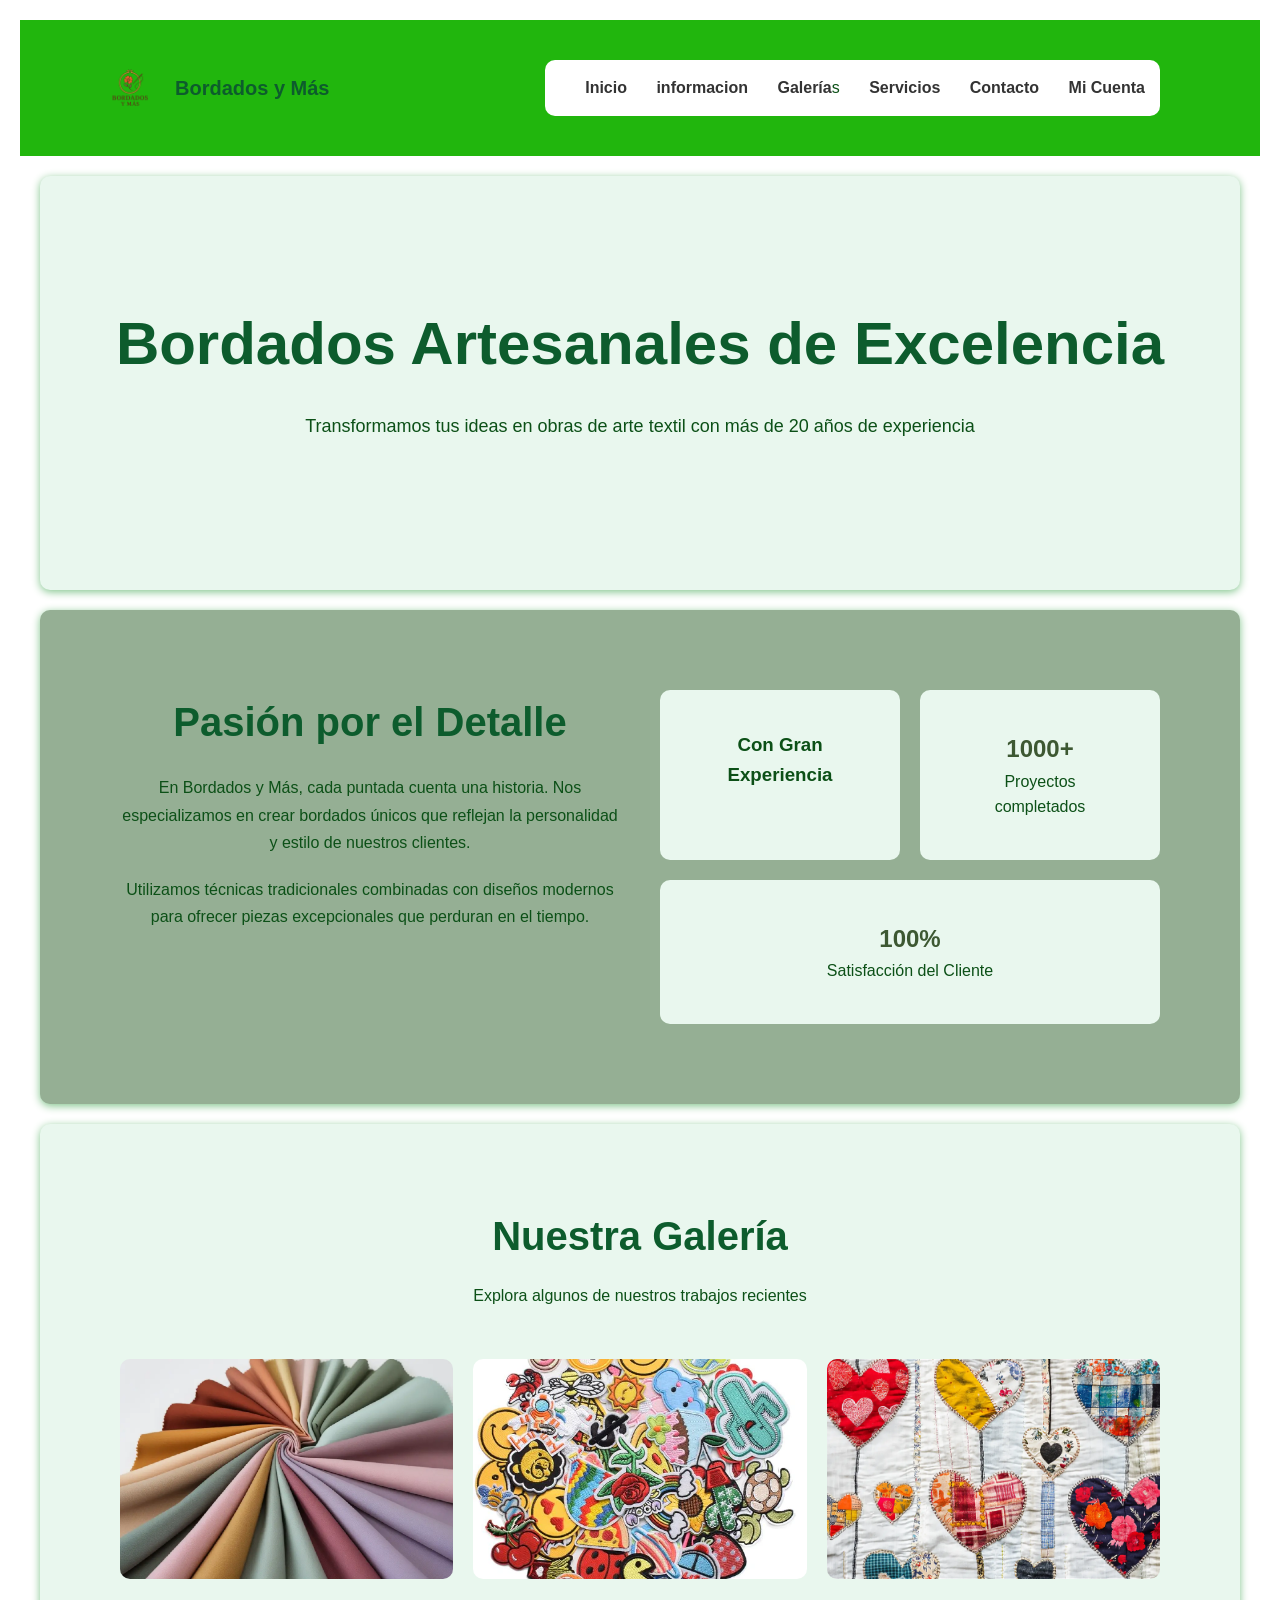
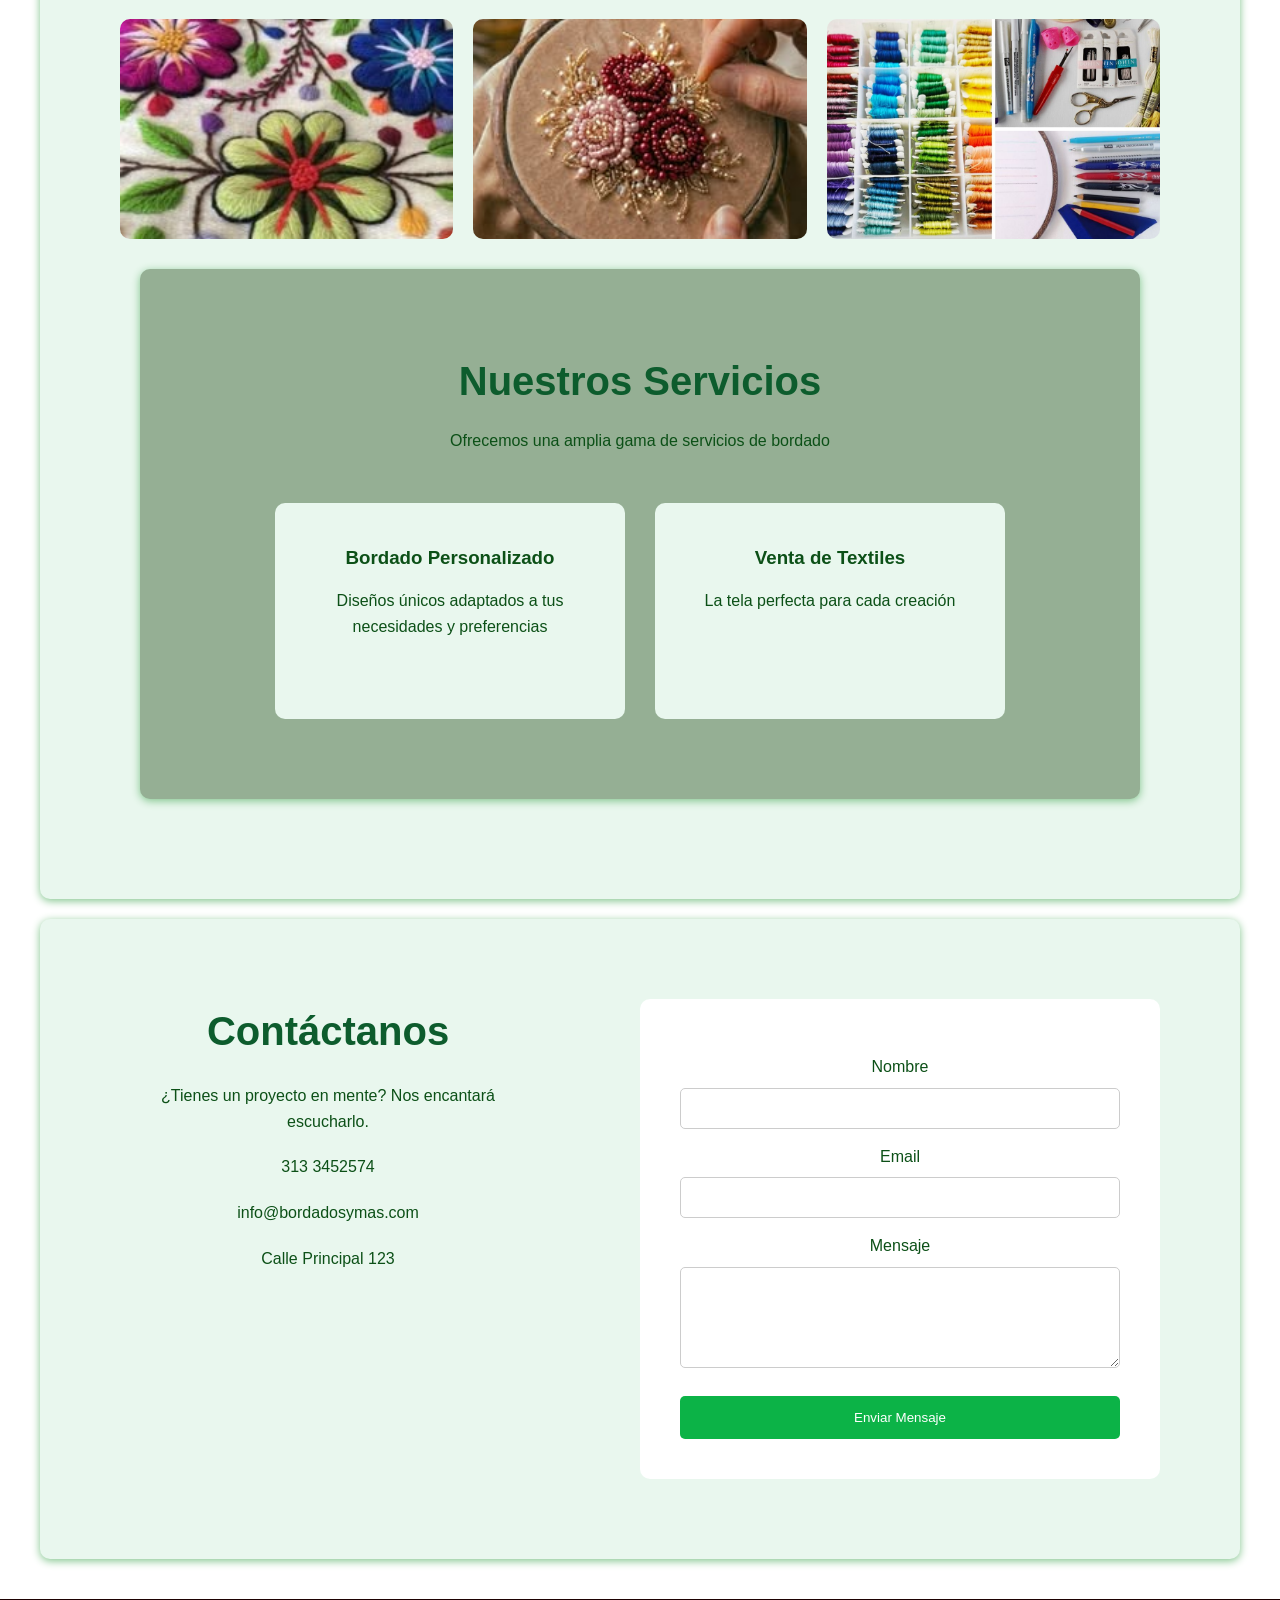
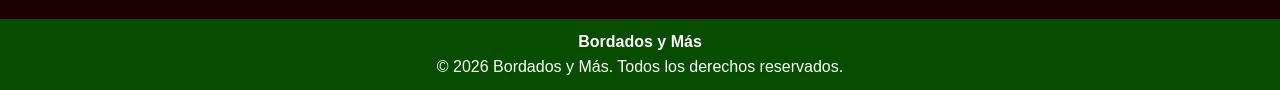
<file: index.html>
<!DOCTYPE html>
<html lang="es">
<head>

    <meta charset="UTF-8">
    <meta name="viewport" content="width=device-width, initial-scale=1.0">
    <title>bordados y mas</title>

       <link rel="stylesheet" href="style.css">
    

    <style>
        body {
            font-family: Arial, sans-serif;
            background-color: #1d0101;
            margin: 0;
            padding: 0;
            line-height: 1.6;
        }

        header {
            background-color: #ffffff;
            color: rgb(12, 80, 23);
            text-align: center;
            padding: 20px;
        }

        nav {
            background: #ffffff;
            padding: 15px;
            margin: 20px;
            border-radius: 10px;
        }

        nav h2 {
            color: #0d3f20;
        }

        nav ol li {
            margin: 10px 0;
        }

        nav a {
            text-decoration: none;
            color: #294d18;
            font-weight: bold;
        }

        nav a:hover {
            color: #56ce1f;
        }

        section {
            background: rgb(149, 175, 148);
            margin: 20px;
            padding: 20px;
            border-radius: 10px;
            box-shadow: 0px 2px 8px rgb(129, 196, 139);
        }

        section img {
            width: 300px;
            display: block;
            margin: 10px auto;
            border-radius: 10px;
        }

        h2 {
            color: #3d5832;
        }

        footer {
            text-align: center;
            background: #064d00;
            color: white;
            padding: 10px;
            margin-top: 20px;
        }
    </style>
</head>
<body>
    
</style>
    <header>


</style>

    

        
        <header class="header">
        <div class="logo">
            <img src="imagenes/logo.png"  alt="Logo">
            <h2>Bordados y Más</h2>
        </div>

        <nav class="navbar">
            <a href="#inicio">Inicio</a>
            <a href="#informacion">informacion</a>
            <a href="#galeria">Galería</a>s
            <a href="#servicios">Servicios</a>
            <a href="#contacto">Contacto</a>
            <a href="iniciosesion.html">Mi Cuenta</a>
        </nav>
    </header>
      
    </nav>

    <section class="hero" id="inicio">
        <div class="hero-content">
            <h1>Bordados Artesanales de Excelencia</h1>
            <p>
                Transformamos tus ideas en obras de arte textil
                con más de 20 años de experiencia
            </p>

    
        </div>
    </section>

    <section class="info" id="informacion">
        <div class="info-text">
            <h2>Pasión por el Detalle</h2>

            <p>
                En Bordados y Más, cada puntada cuenta una historia.
                Nos especializamos en crear bordados únicos que reflejan
                la personalidad y estilo de nuestros clientes.
            </p>

            <p>
                Utilizamos técnicas tradicionales combinadas con diseños
                modernos para ofrecer piezas excepcionales que perduran
                en el tiempo.
            </p>
        </div>

        <div class="info-cards">
            <div class="card">
                <h3>Con Gran Experiencia</h3>
            </div>

            <div class="card">
                <h2>1000+</h2>
                <p>Proyectos completados</p>
            </div>

            <div class="card large">
                <h2>100%</h2>
                <p>Satisfacción del Cliente</p>
            </div>
        </div>
    </section>


    <section  class="gallery" id="galeria">
     

        <h2>Nuestra Galería</h2>
        <p>Explora algunos de nuestros trabajos recientes</p>

        <div class="gallery-grid">
            <img src="imagenes/galeria1.webp" alt="">
            <img src="imagenes/galeria2.webp" alt="">
            <img src="imagenes/galeria3.webp" alt="">
            <img src="imagenes/galeria4.jpg" alt="">
            <img src="imagenes/galeria5.jpg" alt="">
            <img src="imagenes/Embroidery-materials-for-beginners.jpg" alt="">
        </div>
     

         <section class="services" id="servicios">

        <h2>Nuestros Servicios</h2>
        <p>Ofrecemos una amplia gama de servicios de bordado</p>

        <div class="services-container">

            <div class="service-card">
                <i class="fa-solid fa-scissors"></i>
                <h3>Bordado Personalizado</h3>
                <p>
                    Diseños únicos adaptados a tus necesidades y preferencias
                </p>
            </div>

            <div class="service-card">
                <i class="fa-solid fa-shirt"></i>
                <h3>Venta de Textiles</h3>
                <p>
                    La tela perfecta para cada creación
                </p>
            </div>

        </div>
    </section>
    
    </section>

      <section class="contact" id="contacto" alt="contacto">

        <div class="contact-info">
            <h2>Contáctanos</h2>

            <p>
                ¿Tienes un proyecto en mente?
                Nos encantará escucharlo.
            </p>

            <p><i class="fa-solid fa-phone"></i> 313 3452574</p>
            <p><i class="fa-solid fa-envelope"></i> info@bordadosymas.com</p>
            <p><i class="fa-solid fa-location-dot"></i> Calle Principal 123</p>
        </div>

        <form class="contact-form">

            <label>Nombre</label>
            <input type="text">

            <label>Email</label>
            <input type="email">

            <label>Mensaje</label>
            <textarea rows="5"></textarea>

            <button type="submit">Enviar Mensaje</button>

        </form>

    </section>

    </header>
    

<footer>
        <h4>Bordados y Más</h4>
        <p>© 2026 Bordados y Más. Todos los derechos reservados.</p>
    </footer>

    
</style>
</body>
</html>
</file>
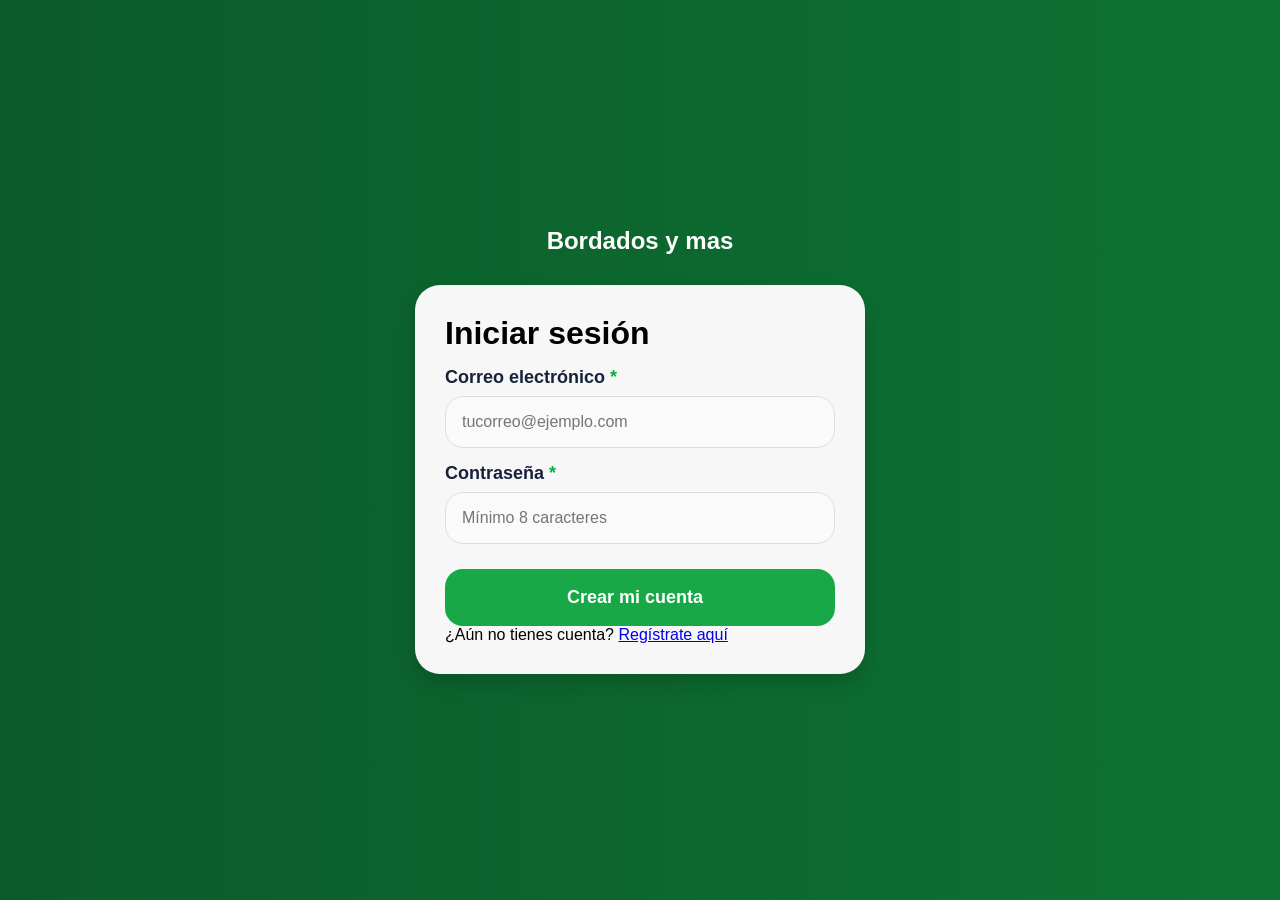
<file: iniciosesion.html>
<!DOCTYPE html>
<html lang="es">
<head>
    <meta charset="UTF-8">
    <meta name="viewport" content="width=device-width, initial-scale=1.0">
    <title>inicio</title>

    <link rel="stylesheet" href="style inicio sesion.css">
</head>
<body>
    <div class="logo">
        
        <h2>Bordados y mas</h2>
    </div>

    <!-- Tarjeta -->
    <div class="card">
            <h1>Iniciar sesión</h1>
        <form>

            <label>Correo electrónico <span>*</span></label>
            <input type="email" placeholder="tucorreo@ejemplo.com">

            <label>Contraseña <span>*</span></label>
            <div class="password">
                <input type="password" placeholder="Mínimo 8 caracteres">
                <i class="fa-regular fa-eye"></i>
            </div>


            <button class="btn">
                Crear mi cuenta
                <i class="fa-solid fa-arrow-right"></i>

            </button>

        </form>

        <p class="login">
                ¿Aún no tienes cuenta?
                <a href="registro.html">Regístrate aquí</a>
            </p>

    </div>

</body>
</html>
</file>
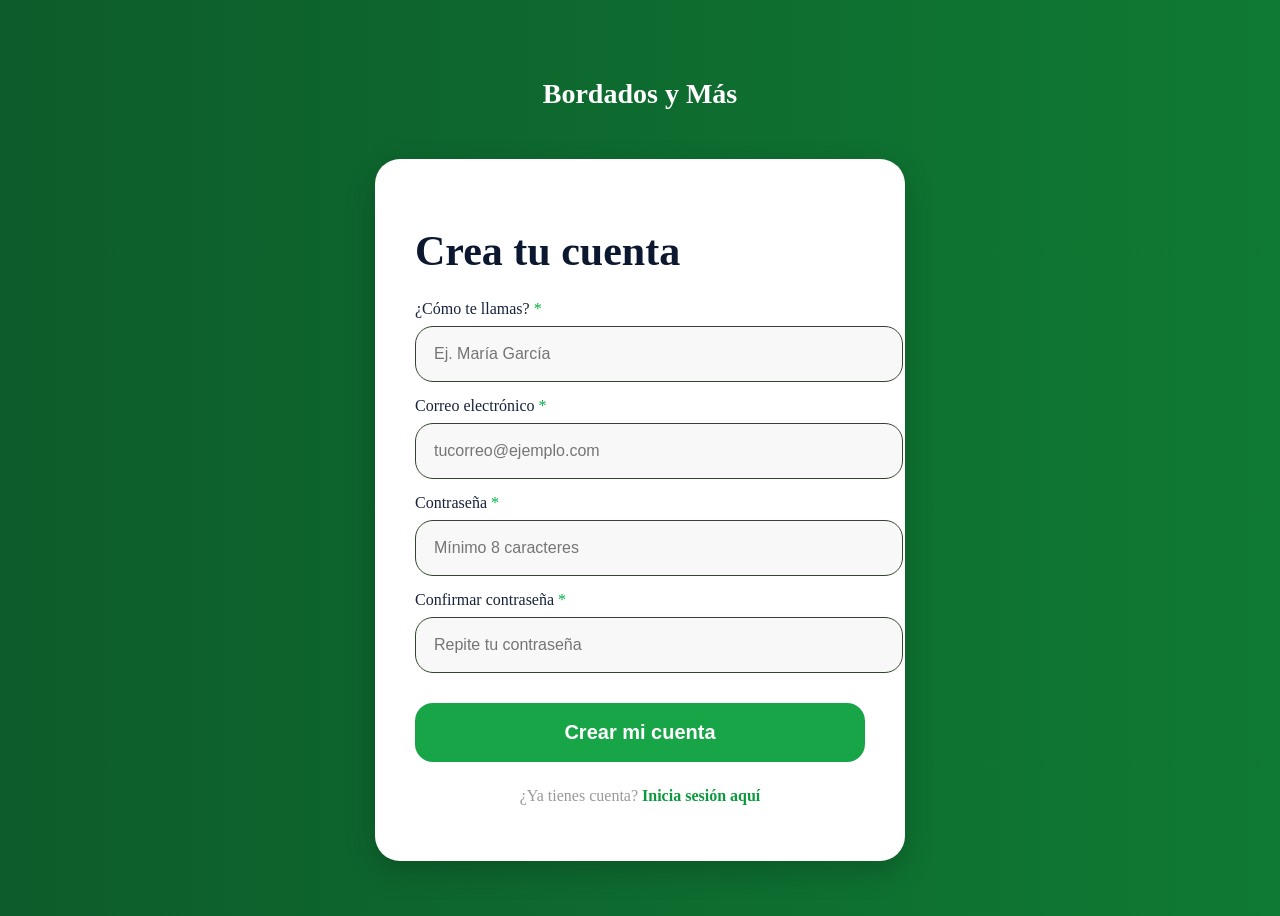
<file: registro.html>
<!DOCTYPE html>
<html lang="es">
<head>
    <meta charset="UTF-8">
    <meta name="viewport" content="width=device-width, initial-scale=1.0">
    <title>Registro  </title>
    <link rel="stylesheet" href="style registro.css">
    
</head>
<body>

    <div class="contenedor">

        <!-- Logo -->
        <div class="logo">
            <h2>Bordados y Más</h2>
        </div>

        <!-- Formulario -->
        <div class="card">

            <h1>Crea tu cuenta</h1>
          

            <form>

                <label>¿Cómo te llamas? <span>*</span></label>
                <input type="text" placeholder="Ej. María García">

                <label>Correo electrónico <span>*</span></label>
                <input type="email" placeholder="tucorreo@ejemplo.com">

                <label>Contraseña <span>*</span></label>
                <div class="password">
                    <input type="password" placeholder="Mínimo 8 caracteres">
                    <i class="fa-regular fa-eye"></i>
                </div>

                <label>Confirmar contraseña <span>*</span></label>
                <div class="password">
                    <input type="password" placeholder="Repite tu contraseña">
                    <i class="fa-regular fa-eye"></i>
                </div>

                <button type="submit">
                    Crear mi cuenta 
                    <i class="fa-solid fa-arrow-right"></i>
                </button>

            </form>

            <p class="login">
                ¿Ya tienes cuenta?
                <a href="iniciosesion.html">Inicia sesión aquí</a>
                
            </p>

        </div>
    </div>


 
</body>
      
</html>
</file>
<file: style.css>
*{
    margin:0;
    padding:0;
    box-sizing:border-box;
    font-family:Arial, Helvetica, sans-serif;
}

body{
    background:#03dd20;
    color:#333;
}

/* HEADER */

.header{
    display:flex;
    justify-content:space-between;
    align-items:center;
    padding:20px 80px;
    background:#21b60d;
}

.logo{
    display:flex;
    align-items:center;
    gap:15px;
}

.logo img{
    width:60px;
}

.logo h2{
    color:#0d5c2d;
    font-size:20px;
}

.navbar a{
    text-decoration:none;
    margin-left:25px;
    color:#333;
    transition:0.3s;
}

.navbar a:hover{
    color:#0d8b3d;
}

/* HERO */

.hero{
    background:#e9f7ee;
    padding:120px 20px;
    text-align:center;
}

.hero h1{
    font-size:60px;
    color:#0d5c2d;
    margin-bottom:20px;
}

.hero p{
    font-size:18px;
    margin-bottom:30px;
}

.hero button{
    padding:15px 35px;
    border:none;
    background:#0cb347;
    color:#fff;
    border-radius:30px;
    cursor:pointer;
    font-size:16px;
    transition:0.3s;
}

.hero button:hover{
    background:#088734;
}

/* INFO */

.info{
    display:flex;
    justify-content:space-between;
    gap:40px;
    padding:80px;
}

.info-text{
    width:50%;
}

.info-text h2{
    color:#0d5c2d;
    margin-bottom:20px;
    font-size:40px;
}

.info-text p{
    margin-bottom:20px;
    line-height:1.7;
}

.info-cards{
    width:50%;
    display:grid;
    grid-template-columns:1fr 1fr;
    gap:20px;
}

.card{
    background:#e9f7ee;
    padding:40px;
    border-radius:10px;
}

.large{
    grid-column:span 2;
}

/* GALERIA */

.gallery{
    background:#e9f7ee;
    padding:80px;
    text-align:center;
}

.gallery h2{
    color:#0d5c2d;
    font-size:40px;
}

.gallery p{
    margin:15px 0 40px;
}

.gallery-grid{
    display:grid;
    grid-template-columns:repeat(3,1fr);
    gap:20px;
}

.gallery-grid img{
    width:100%;
    height:220px;
    object-fit:cover;
    border-radius:10px;
    transition:0.3s;
}

.gallery-grid img:hover{
    transform:scale(1.03);
}

/* SERVICIOS */

.services{
    padding:80px;
    text-align:center;
}

.services h2{
    color:#0d5c2d;
    font-size:40px;
}

.services-container{
    display:flex;
    justify-content:center;
    gap:30px;
    margin-top:50px;
}

.service-card{
    background:#e9f7ee;
    padding:40px;
    width:350px;
    border-radius:10px;
}

.service-card i{
    font-size:40px;
    color:#0cb347;
    margin-bottom:20px;
}

/* CONTACTO */

.contact{
    background:#e9f7ee;
    display:flex;
    justify-content:space-between;
    gap:50px;
    padding:80px;
}

.contact-info{
    width:40%;
}

.contact-info h2{
    color:#0d5c2d;
    font-size:40px;
    margin-bottom:20px;
}

.contact-info p{
    margin-bottom:20px;
}

.contact-form{
    width:50%;
    background:#fff;
    padding:40px;
    border-radius:10px;
}

.contact-form label{
    display:block;
    margin-top:15px;
}

.contact-form input,
.contact-form textarea{
    width:100%;
    padding:12px;
    margin-top:8px;
    border:1px solid #ccc;
    border-radius:5px;
}

.contact-form button{
    width:100%;
    margin-top:20px;
    padding:14px;
    border:none;
    background:#0cb347;
    color:#fff;
    border-radius:5px;
    cursor:pointer;
}

footer{
    background:#0d5c2d;
    color:#fff;
    text-align:center;
    padding:25px;
}

/* RESPONSIVE */

@media(max-width:900px){

    .info,
    .contact,
    .services-container{
        flex-direction:column;
    }

    .info-text,
    .info-cards,
    .contact-info,
    .contact-form{
        width:100%;
    }

    .gallery-grid{
        grid-template-columns:1fr;
    }

    .hero h1{
        font-size:40px;
    }

    .header{
        flex-direction:column;
        gap:20px;
    }
}
</file>
<file: style inicio sesion.css>
*{
    margin:0;
    padding:0;
    box-sizing:border-box;
    font-family:Arial, sans-serif;
}

body{
    background:linear-gradient(90deg,#0b5b2a,#0d7332);
    height:100vh;
    display:flex;
    flex-direction:column;
    justify-content:center;
    align-items:center;
}

.logo{
    display:flex;
    align-items:center;
    color:white;
    margin-bottom:30px;
}

.icono{
    width:36px;
    height:36px;
    background:rgba(255,255,255,0.2);
    border-radius:50%;
    display:flex;
    justify-content:center;
    align-items:center;
    margin-right:10px;
}

.card{
    width:450px;
    background:#f7f7f7;
    padding:30px;
    border-radius:25px;
    box-shadow:0 10px 20px rgba(0,0,0,.15);
}

.tabs{
    background:#ececec;
    border-radius:18px;
    display:flex;
    padding:4px;
    margin-bottom:30px;
}

.tabs button{
    flex:1;
    padding:14px;
    border:none;
    background:transparent;
    border-radius:15px;
    font-size:16px;
    font-weight:600;
    cursor:pointer;
    color:#999;
}

.tabs .activo{
    background:white;
    color:#1a1a1a;
    box-shadow:0 2px 6px rgba(0,0,0,.1);
}

form{
    display:flex;
    flex-direction:column;
}

label{
    margin-bottom:8px;
    margin-top:15px;
    font-size:18px;
    font-weight:600;
    color:#17223b;
}

label span{
    color:#00b23f;
}

input{
    width:100%;
    padding:16px;
    border:1px solid #ddd;
    border-radius:18px;
    background:#fafafa;
    font-size:16px;
    outline:none;
}

.password{
    position:relative;
}

.password i{
    position:absolute;
    right:18px;
    top:18px;
    color:#999;
}

.btn{
    margin-top:25px;
    border:none;
    padding:18px;
    border-radius:18px;
    background:#18a847;
    color:white;
    font-size:18px;
    font-weight:bold;
    cursor:pointer;
    transition:.3s;
}

.btn:hover{
    background:#14863a;
}

.btn i{
    margin-left:10px;
}
</file>
<file: style registro.css>
body{
    background: linear-gradient(90deg,#0d5c2b,#0f7a33);
    height:100vh;
    display:flex;
    justify-content:center;
    align-items:center;
}

.contenedor{
    display:flex;
    flex-direction:column;
    align-items:center;
}

.logo{
    display:flex;
    align-items:center;
    color:rgb(255, 255, 255);
    margin-bottom:25px;
}

.logo i{
    background:rgba(255,255,255,0.2);
    padding:10px;
    border-radius:50%;
    margin-right:10px;
}

.logo h2{
    font-size:28px;
}

.card{
    background:white;
    width:450px;
    padding:40px;
    border-radius:25px;
    box-shadow:0 10px 30px rgba(0,0,0,0.2);
}

.card h1{
    font-size:42px;
    color:#0b1830;
    margin-bottom:10px;
}

.subtitulo{
    color:#8b8b8b;
    margin-bottom:30px;
}

form{
    display:flex;
    flex-direction:column;
}

label{
    margin-bottom:8px;
    margin-top:15px;
    font-weight:5000;
    color:#17223b;
}

label span{
    color:#00b341;
}

input{
    width:100%;
    padding:18px;
    border:1px solid #32462f;
    border-radius:18px;
    outline:none;
    font-size:16px;
    background:#f8f8f8;
}

.password{
    position:relative;
}

.password i{
    position:absolute;
    right:18px;
    top:20px;
    color:#888;
    cursor:pointer;
}

button{
    margin-top:30px;
    padding:18px;
    border:none;
    border-radius:18px;
    background:#18a547;
    color:white;
    font-size:20px;
    font-weight:bold;
    cursor:pointer;
    transition:0.3s;
}

button:hover{
    background:#12873a;
}

.login{
    text-align:center;
    margin-top:25px;
    color:#999;
}

.login a{
    color:#0b9a3d;
    text-decoration:none;
    font-weight:bold;
}
</file>
